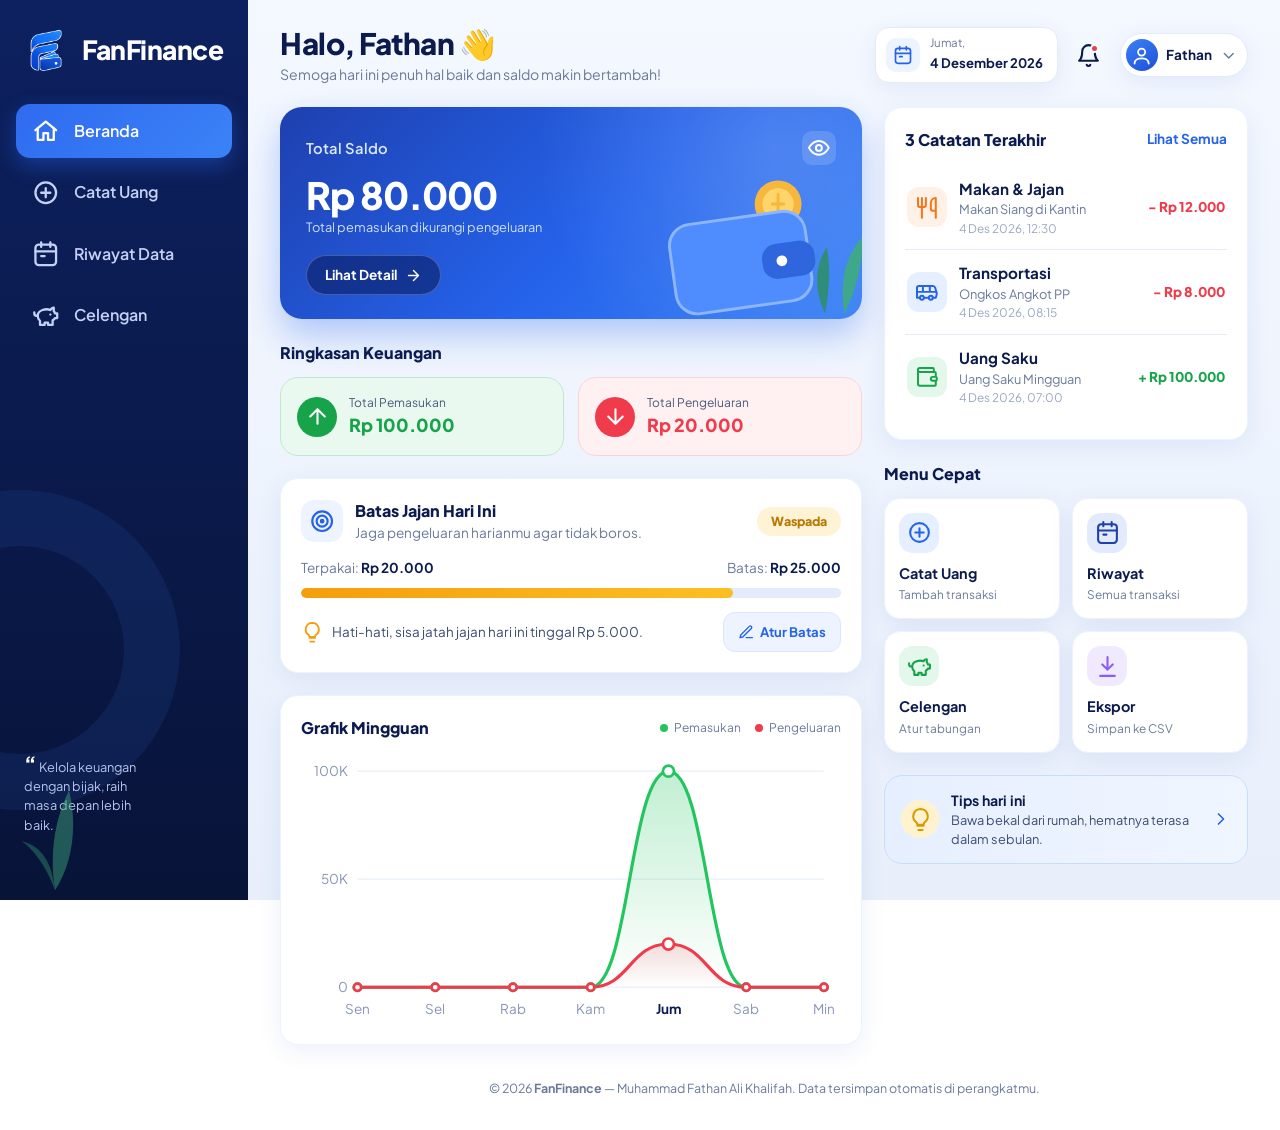
<file: index.html>
<!DOCTYPE html>
<html lang="id">
<head>
    <meta charset="UTF-8">
    <meta name="viewport" content="width=device-width, initial-scale=1.0, viewport-fit=cover">
    <meta name="theme-color" content="#0b1b4d">
    <title>FanFinance - Catatan Keuangan</title>
    <link rel="icon" type="image/png" href="images/FanFinanceBG.png">
    <link rel="preconnect" href="https://fonts.googleapis.com">
    <link rel="preconnect" href="https://fonts.gstatic.com" crossorigin>
    <link href="https://fonts.googleapis.com/css2?family=Plus+Jakarta+Sans:wght@400;500;600;700;800&display=swap" rel="stylesheet">
    <link rel="stylesheet" href="style.css">
</head>
<body data-view="beranda">

    <!-- ===================== SPLASH SCREEN (LOADING) ===================== -->
    <div id="splash-screen" class="splash-screen" role="status" aria-label="Memuat FanFinance">
        <div class="splash-content">
            <img src="images/FanFinanceBG.png" alt="FanFinance" class="splash-logo">
            <h2 class="splash-text">FanFinance</h2>
            <div class="splash-bar" aria-hidden="true"><i></i></div>
        </div>
    </div>

<!-- ===================== SPRITE IKON & ILUSTRASI (dipakai ulang lewat <use>) ===================== -->
<svg width="0" height="0" style="position:absolute" aria-hidden="true">
    <!-- Ikon garis -->
    <symbol id="i-home" viewBox="0 0 24 24"><path d="M3 11.5 12 4l9 7.5"/><path d="M5 10v10h5v-6h4v6h5V10"/></symbol>
    <symbol id="i-plus" viewBox="0 0 24 24"><circle cx="12" cy="12" r="9"/><path d="M12 8v8M8 12h8"/></symbol>
    <symbol id="i-plus-s" viewBox="0 0 24 24"><path d="M12 5v14M5 12h14"/></symbol>
    <symbol id="i-cal" viewBox="0 0 24 24"><rect x="3" y="4" width="18" height="18" rx="3"/><path d="M8 2v4M16 2v4M3 10h18M8 14h3"/></symbol>
    <symbol id="i-clock" viewBox="0 0 24 24"><circle cx="12" cy="12" r="9"/><path d="M12 7v5l3.5 2"/></symbol>
    <symbol id="i-piggy" viewBox="0 0 24 24"><path d="M19 5c-1.5 0-2.8 1.4-3 2-3.5-1.5-11-.3-11 5 0 1.8 0 3 2 4.5V20h4v-2h3v2h4v-4c1-.5 1.7-1 2-2h2v-4h-2c0-1-.5-1.5-1-2V5z"/><path d="M2 9v1c0 1.1.9 2 2 2h1"/><path d="M16 11h.01"/></symbol>
    <symbol id="i-wallet" viewBox="0 0 24 24"><path d="M19 7V4a1 1 0 0 0-1-1H5a2 2 0 0 0 0 4h15a1 1 0 0 1 1 1v4h-3a2 2 0 0 0 0 4h3a1 1 0 0 0 1-1v-2a1 1 0 0 0-1-1"/><path d="M3 5v14a2 2 0 0 0 2 2h15a1 1 0 0 0 1-1v-4"/></symbol>
    <symbol id="i-bell" viewBox="0 0 24 24"><path d="M6 8a6 6 0 0 1 12 0c0 7 3 9 3 9H3s3-2 3-9"/><path d="M10.3 21a1.94 1.94 0 0 0 3.4 0"/></symbol>
    <symbol id="i-eye" viewBox="0 0 24 24"><path d="M2 12s3.5-7 10-7 10 7 10 7-3.5 7-10 7S2 12 2 12z"/><circle cx="12" cy="12" r="3"/></symbol>
    <symbol id="i-eye-off" viewBox="0 0 24 24"><path d="M2 12s3.5-7 10-7 10 7 10 7-3.5 7-10 7S2 12 2 12z"/><circle cx="12" cy="12" r="3"/><path d="M3 3l18 18"/></symbol>
    <symbol id="i-up" viewBox="0 0 24 24"><path d="M12 19V5M5 12l7-7 7 7"/></symbol>
    <symbol id="i-down" viewBox="0 0 24 24"><path d="M12 5v14M19 12l-7 7-7-7"/></symbol>
    <symbol id="i-chev" viewBox="0 0 24 24"><path d="m9 6 6 6-6 6"/></symbol>
    <symbol id="i-chev-d" viewBox="0 0 24 24"><path d="m6 9 6 6 6-6"/></symbol>
    <symbol id="i-arrow-l" viewBox="0 0 24 24"><path d="M19 12H5M12 19l-7-7 7-7"/></symbol>
    <symbol id="i-arrow-r" viewBox="0 0 24 24"><path d="M5 12h14M12 5l7 7-7 7"/></symbol>
    <symbol id="i-search" viewBox="0 0 24 24"><circle cx="11" cy="11" r="7"/><path d="m21 21-4.3-4.3"/></symbol>
    <symbol id="i-sliders" viewBox="0 0 24 24"><path d="M4 6h9M17 6h3M4 12h3M11 12h9M4 18h11M19 18h1"/><circle cx="15" cy="6" r="2"/><circle cx="9" cy="12" r="2"/><circle cx="17" cy="18" r="2"/></symbol>
    <symbol id="i-food" viewBox="0 0 24 24"><path d="M3 2v7c0 1.1.9 2 2 2h4a2 2 0 0 0 2-2V2"/><path d="M7 2v20"/><path d="M21 15V2a5 5 0 0 0-5 5v6c0 1.1.9 2 2 2h3zm0 0v7"/></symbol>
    <symbol id="i-bus" viewBox="0 0 24 24"><path d="M8 6v6M15 6v6M2 12h19.6"/><path d="M18 18h3s.5-1.7.8-2.8c.1-.4.2-.8.2-1.2 0-.4-.1-.8-.2-1.2l-1.4-5C20.1 6.8 19.1 6 18 6H4a2 2 0 0 0-2 2v10h3"/><circle cx="7" cy="18" r="2"/><path d="M9 18h5"/><circle cx="16" cy="18" r="2"/></symbol>
    <symbol id="i-bag" viewBox="0 0 24 24"><path d="M6 2 3 6v14a2 2 0 0 0 2 2h14a2 2 0 0 0 2-2V6l-3-4z"/><path d="M3 6h18"/><path d="M16 10a4 4 0 0 1-8 0"/></symbol>
    <symbol id="i-grad" viewBox="0 0 24 24"><path d="M22 10 12 5 2 10l10 5z"/><path d="M6 12v5c3 2 9 2 12 0v-5"/><path d="M22 10v6"/></symbol>
    <symbol id="i-health" viewBox="0 0 24 24"><rect x="3" y="3" width="18" height="18" rx="4"/><path d="M12 8v8M8 12h8"/></symbol>
    <symbol id="i-game" viewBox="0 0 24 24"><path d="M6 12h4M8 10v4M15 13h.01M18 11h.01"/><path d="M17.3 5H6.7a4 4 0 0 0-3.9 3.2l-1.4 6.5A3 3 0 0 0 4.3 18.500c.9 0 1.700-.5 2.100-1.200L7.500 15h9l1.100 2.300c.4.700 1.200 1.200 2.100 1.200a3 3 0 0 0 2.900-3.800l-1.400-6.500A4 4 0 0 0 17.300 5z"/></symbol>
    <symbol id="i-more" viewBox="0 0 24 24"><circle cx="5" cy="12" r="1.2"/><circle cx="12" cy="12" r="1.2"/><circle cx="19" cy="12" r="1.2"/></symbol>
    <symbol id="i-gift" viewBox="0 0 24 24"><path d="M20 12v10H4V12"/><path d="M2 7h20v5H2z"/><path d="M12 22V7"/><path d="M12 7H7.5a2.5 2.5 0 0 1 0-5C11 2 12 7 12 7zM12 7h4.5a2.5 2.5 0 0 0 0-5C13 2 12 7 12 7z"/></symbol>
    <symbol id="i-cash" viewBox="0 0 24 24"><rect x="2" y="6" width="20" height="12" rx="3"/><circle cx="12" cy="12" r="3"/><path d="M6 12h.01M18 12h.01"/></symbol>
    <symbol id="i-trash" viewBox="0 0 24 24"><path d="M3 6h18M8 6V4h8v2M19 6l-1 14H6L5 6M10 11v6M14 11v6"/></symbol>
    <symbol id="i-target" viewBox="0 0 24 24"><circle cx="12" cy="12" r="9"/><circle cx="12" cy="12" r="5"/><circle cx="12" cy="12" r="1.2"/></symbol>
    <symbol id="i-bulb" viewBox="0 0 24 24"><path d="M9 18h6M10 22h4M12 2a7 7 0 0 0-4 12.700c.700.600 1 1.300 1 2.300h6c0-1 .3-1.700 1-2.300A7 7 0 0 0 12 2z"/></symbol>
    <symbol id="i-user" viewBox="0 0 24 24"><circle cx="12" cy="8" r="4"/><path d="M4 21c0-4 4-6 8-6s8 2 8 6"/></symbol>
    <symbol id="i-download" viewBox="0 0 24 24"><path d="M12 3v12M7 10l5 5 5-5M5 21h14"/></symbol>
    <symbol id="i-calc" viewBox="0 0 24 24"><rect x="5" y="3" width="14" height="18" rx="2.500"/><path d="M8 7h8M8 12h.01M12 12h.01M16 12h.01M8 16h.01M12 16h.01M16 16h.01"/></symbol>
    <symbol id="i-x" viewBox="0 0 24 24"><path d="M18 6 6 18M6 6l12 12"/></symbol>
    <symbol id="i-note" viewBox="0 0 24 24"><path d="M14 3H7a2 2 0 0 0-2 2v14a2 2 0 0 0 2 2h10a2 2 0 0 0 2-2V8z"/><path d="M14 3v5h5M9 13h6M9 17h6"/></symbol>
    <symbol id="i-bars" viewBox="0 0 24 24"><path d="M5 21v-8M12 21V4M19 21V9"/></symbol>
    <symbol id="i-shield" viewBox="0 0 24 24"><path d="M12 3 4 6v6c0 5 3.500 8 8 9 4.500-1 8-4 8-9V6z"/><path d="m9 12 2 2 4-4"/></symbol>
    <symbol id="i-check" viewBox="0 0 24 24"><path d="M20 6 9 17l-5-5"/></symbol>
    <symbol id="i-edit" viewBox="0 0 24 24"><path d="M12 20h9"/><path d="M16.500 3.500a2.100 2.100 0 0 1 3 3L7 19l-4 1 1-4z"/></symbol>
    <symbol id="i-flame" viewBox="0 0 24 24"><path d="M12 22c4 0 7-2.700 7-7 0-3-2-5-3-7-1.500 1.500-2 3-2 3 0-4-2-7-5-9 0 4-4 6-4 12 0 4.300 3 8 7 8z"/></symbol>

    <!-- Ilustrasi -->
    <symbol id="art-leaf" viewBox="0 0 80 120"><path d="M40 118C34 80 38 40 56 4c10 40 4 84-16 114z" fill="#3fae7a"/><path d="M40 118C30 90 14 70 2 62c18 4 34 18 38 56z" fill="#2d8f66"/></symbol>
    <symbol id="art-wallet" viewBox="0 0 220 160">
        <path d="M196 150c-6-34 2-62 20-80-2 30-8 56-20 80z" fill="#3fae7a" opacity=".85"/>
        <path d="M176 150c-12-26-10-50 2-68 4 26 2 48-2 68z" fill="#2d8f66" opacity=".85"/>
        <circle cx="128" cy="38" r="24" fill="#f6b73c"/><circle cx="128" cy="38" r="16" fill="#ffd56b"/><path d="M128 28v20M122 38h12" stroke="#f6b73c" stroke-width="3" stroke-linecap="round"/>
        <g transform="rotate(-8 90 100)">
            <rect x="20" y="52" width="140" height="92" rx="22" fill="#4f8dff"/>
            <rect x="20" y="52" width="140" height="92" rx="22" fill="none" stroke="#8db6ff" stroke-width="3"/>
            <rect x="112" y="84" width="54" height="36" rx="15" fill="#2f66dd"/>
            <circle cx="132" cy="102" r="5.500" fill="#fff"/>
        </g>
    </symbol>
    <symbol id="art-piggy" viewBox="0 0 220 175">
        <ellipse cx="108" cy="164" rx="72" ry="8" fill="#000" opacity=".14"/>
        <circle cx="112" cy="28" r="21" fill="#f6b73c"/><circle cx="112" cy="28" r="14" fill="#ffd56b"/><path d="M112 20v16M107 28h10" stroke="#f6b73c" stroke-width="3" stroke-linecap="round"/>
        <path d="M70 66 80 38l22 22z" fill="#a9bff6"/>
        <ellipse cx="108" cy="108" rx="70" ry="54" fill="#c6d6fc"/>
        <ellipse cx="108" cy="108" rx="70" ry="54" fill="none" stroke="#e1eaff" stroke-width="3"/>
        <rect x="86" y="56" width="46" height="7" rx="3.500" fill="#8fa9ea"/>
        <rect x="66" y="146" width="24" height="20" rx="8" fill="#a9bff6"/><rect x="126" y="146" width="24" height="20" rx="8" fill="#a9bff6"/>
        <ellipse cx="172" cy="114" rx="21" ry="17" fill="#a9bff6"/><circle cx="166" cy="114" r="2.800" fill="#6b8be0"/><circle cx="178" cy="114" r="2.800" fill="#6b8be0"/>
        <circle cx="148" cy="94" r="5" fill="#1e3a8a"/>
        <path d="M40 104q-18-4-10-22" stroke="#a9bff6" stroke-width="6" fill="none" stroke-linecap="round"/>
        <path d="M58 92q10-22 38-26" stroke="#fff" opacity=".65" stroke-width="5" fill="none" stroke-linecap="round"/>
    </symbol>
</svg>

<div class="app">

    <!-- ===================== SIDEBAR (tablet & desktop) ===================== -->
    <aside class="sidebar">
        <a class="brand" href="#beranda" aria-label="FanFinance - ke Beranda">
            <img src="images/FanFinanceBG.png" alt="" class="brand-logo-img">
            <span class="brand-name">FanFinance</span>
        </a>
        <nav class="side-nav" aria-label="Menu utama">
            <a class="nav-link" href="#beranda" data-view="beranda"><svg class="ic"><use href="#i-home"/></svg><span>Beranda</span></a>
            <a class="nav-link" href="#catat" data-view="catat"><svg class="ic"><use href="#i-plus"/></svg><span>Catat Uang</span></a>
            <a class="nav-link" href="#riwayat" data-view="riwayat"><svg class="ic"><use href="#i-cal"/></svg><span>Riwayat Data</span></a>
            <a class="nav-link" href="#celengan" data-view="celengan"><svg class="ic"><use href="#i-piggy"/></svg><span>Celengan</span></a>
        </nav>
        <div class="side-quote">
            <p><span class="qm">“</span>Kelola keuangan dengan bijak, raih masa depan lebih baik.</p>
            <svg class="leaf" aria-hidden="true"><use href="#art-leaf"/></svg>
        </div>
    </aside>

    <div class="main">
        <!-- ===================== HEADER ===================== -->
        <header class="topbar">
            <button type="button" id="btn-back" class="icon-btn ghost back-btn" aria-label="Kembali ke Beranda"><svg class="ic"><use href="#i-arrow-l"/></svg></button>
            <div class="titles">
                <h1 id="page-title">Halo, Fathan 👋</h1>
                <p id="page-sub">Semoga hari ini penuh hal baik dan saldo makin bertambah!</p>
            </div>
            <div class="top-actions">
                <div class="date-card" aria-label="Tanggal hari ini">
                    <span class="date-ic"><svg class="ic"><use href="#i-cal"/></svg></span>
                    <div><small id="date-day">Hari,</small><b id="date-full">Memuat...</b></div>
                </div>
                <div class="pop-wrap">
                    <button type="button" id="btn-bell" class="icon-btn ghost" aria-label="Notifikasi" aria-expanded="false" aria-controls="notif-pop">
                        <svg class="ic"><use href="#i-bell"/></svg><span class="dot" id="bell-dot" hidden></span>
                    </button>
                    <div id="notif-pop" class="popover" hidden></div>
                </div>
                <button type="button" id="btn-user" class="user-chip" aria-label="Ubah nama">
                    <span class="avatar"><svg class="ic"><use href="#i-user"/></svg></span>
                    <span id="user-name">Fathan</span>
                    <svg class="ic chev"><use href="#i-chev-d"/></svg>
                </button>
            </div>
        </header>

        <main class="content">

            <!-- ===================== BERANDA ===================== -->
            <section id="view-beranda" class="view" aria-label="Beranda">
                <div class="home">
                    <div class="home-main">
                        <article class="balance-card">
                            <div class="bc-top">
                                <span>Total Saldo</span>
                                <button type="button" id="btn-eye" class="eye" aria-label="Sembunyikan saldo" aria-pressed="false"><svg class="ic"><use id="eye-use" href="#i-eye"/></svg></button>
                            </div>
                            <h2 id="val-saldo" class="bc-amount">Rp 0</h2>
                            <p class="bc-sub">Total pemasukan dikurangi pengeluaran</p>
                            <a class="btn-pill" href="#riwayat">Lihat Detail <svg class="ic"><use href="#i-arrow-r"/></svg></a>
                            <svg class="bc-art" aria-hidden="true"><use href="#art-wallet"/></svg>
                        </article>

                        <div>
                            <h3 class="sec-title">Ringkasan Keuangan</h3>
                            <div class="sum-grid">
                                <article class="sum-card in">
                                    <span class="sum-ic"><svg class="ic"><use href="#i-up"/></svg></span>
                                    <div><small>Total Pemasukan</small><b id="val-pemasukan">Rp 0</b></div>
                                </article>
                                <article class="sum-card out">
                                    <span class="sum-ic"><svg class="ic"><use href="#i-down"/></svg></span>
                                    <div><small>Total Pengeluaran</small><b id="val-pengeluaran">Rp 0</b></div>
                                </article>
                            </div>
                        </div>

                        <article class="card limit-card" id="limit-card" data-status="aman">
                            <div class="card-head">
                                <div class="head-title">
                                    <span class="round-ic"><svg class="ic"><use href="#i-target"/></svg></span>
                                    <div><h3>Batas Jajan Hari Ini</h3><p class="muted">Jaga pengeluaran harianmu agar tidak boros.</p></div>
                                </div>
                                <span id="status-pill" class="status-pill"><span id="status-text">Aman</span></span>
                            </div>
                            <div class="limit-info">
                                <span>Terpakai: <strong id="val-jajan-hari-ini">Rp 0</strong></span>
                                <span>Batas: <strong id="val-batas-harian">Rp 25.000</strong></span>
                            </div>
                            <div class="bar" role="progressbar" aria-valuemin="0" aria-valuemax="100" aria-valuenow="0" id="bar-limit-wrap"><i id="bar-limit" style="width:0%"></i></div>
                            <div class="limit-foot">
                                <p class="limit-status"><svg class="ic"><use href="#i-bulb"/></svg><span id="status-limit">Pengeluaran hari ini masih aman.</span></p>
                                <button type="button" id="btn-ubah-limit" class="btn-small"><svg class="ic"><use href="#i-edit"/></svg>Atur Batas</button>
                            </div>
                        </article>

                        <article class="card chart-card">
                            <div class="card-head">
                                <h3>Grafik Mingguan</h3>
                                <div class="legend"><span class="lg in">Pemasukan</span><span class="lg out">Pengeluaran</span></div>
                            </div>
                            <div id="grafik" class="chart"></div>
                        </article>
                    </div>

                    <div class="home-side">
                        <article class="card">
                            <div class="card-head">
                                <h3>3 Catatan Terakhir</h3>
                                <a class="link" href="#riwayat">Lihat Semua</a>
                            </div>
                            <ul id="list-terakhir" class="tx-list compact"></ul>
                        </article>
                        <div class="side-col">
                            <div>
                                <h3 class="sec-title">Menu Cepat</h3>
                                <div class="quick-grid">
                                    <a class="quick-btn" href="#catat"><span class="q-ic c-transport"><svg class="ic"><use href="#i-plus"/></svg></span><b>Catat Uang</b><small>Tambah transaksi</small></a>
                                    <a class="quick-btn" href="#riwayat"><span class="q-ic c-pendidikan"><svg class="ic"><use href="#i-cal"/></svg></span><b>Riwayat</b><small>Semua transaksi</small></a>
                                    <a class="quick-btn" href="#celengan"><span class="q-ic c-saku"><svg class="ic"><use href="#i-piggy"/></svg></span><b>Celengan</b><small>Atur tabungan</small></a>
                                    <button type="button" class="quick-btn" id="btn-ekspor-cepat"><span class="q-ic c-hiburan"><svg class="ic"><use href="#i-download"/></svg></span><b>Ekspor</b><small>Simpan ke CSV</small></button>
                                </div>
                            </div>
                            <button type="button" class="tips" id="tips-card" aria-label="Tips berikutnya">
                                <span class="tips-ic"><svg class="ic"><use href="#i-bulb"/></svg></span>
                                <span class="tips-body"><b>Tips hari ini</b><span id="tips-text">Jangan lupa catat pengeluaran kecil, ya!</span></span>
                                <svg class="ic chev"><use href="#i-chev"/></svg>
                            </button>
                        </div>
                    </div>
                </div>
            </section>

            <!-- ===================== CATAT UANG ===================== -->
            <section id="view-catat" class="view" aria-label="Catat Uang">
                <form id="form-transaksi" class="catat" novalidate>
                    <div class="catat-left">
                        <div class="seg" role="radiogroup" aria-label="Jenis transaksi">
                            <label><input type="radio" name="jenis" value="pengeluaran" checked><span class="seg-item"><span class="seg-ic out"><svg class="ic"><use href="#i-down"/></svg></span>Pengeluaran</span></label>
                            <label><input type="radio" name="jenis" value="pemasukan"><span class="seg-item"><span class="seg-ic in"><svg class="ic"><use href="#i-up"/></svg></span>Pemasukan</span></label>
                        </div>

                        <div class="card">
                            <label class="lbl" for="input-nominal">Nominal</label>
                            <div class="money big">
                                <span class="rp">Rp</span>
                                <input type="text" id="input-nominal" inputmode="numeric" autocomplete="off" placeholder="0" aria-describedby="err-form">
                                <span class="calc" aria-hidden="true"><svg class="ic"><use href="#i-calc"/></svg></span>
                            </div>
                            <div class="chips" aria-label="Pilih nominal cepat">
                                <button type="button" class="chip" data-nominal="5000">5.000</button>
                                <button type="button" class="chip" data-nominal="10000">10.000</button>
                                <button type="button" class="chip" data-nominal="15000">15.000</button>
                                <button type="button" class="chip" data-nominal="20000">20.000</button>
                                <button type="button" class="chip" data-nominal="50000">50.000</button>
                            </div>
                        </div>

                        <div class="card">
                            <h3 class="card-title">Kategori</h3>
                            <div id="cat-grid" class="cat-grid" role="radiogroup" aria-label="Kategori"></div>
                        </div>
                    </div>

                    <div class="catat-right">
                        <div class="card">
                            <div class="field-group">
                                <label class="lbl" for="input-tanggal">Tanggal</label>
                                <div class="field"><svg class="ic"><use href="#i-cal"/></svg><input type="date" id="input-tanggal" required></div>
                            </div>
                            <div class="field-group">
                                <label class="lbl" for="input-keterangan">Catatan <span class="opt">(opsional)</span></label>
                                <div class="field"><svg class="ic"><use href="#i-note"/></svg><input type="text" id="input-keterangan" maxlength="60" placeholder="Contoh: beli nasi ayam" autocomplete="off"></div>
                            </div>
                            <p class="preview" id="preview-saldo">Saldo sekarang <b>Rp 0</b></p>
                        </div>
                        <p id="err-form" class="err" role="alert" hidden></p>
                        <button type="submit" class="btn-primary block">Simpan</button>
                    </div>
                </form>
            </section>

            <!-- ===================== RIWAYAT DATA ===================== -->
            <section id="view-riwayat" class="view" aria-label="Riwayat Data">
                <article class="total-card">
                    <span class="tc-ic"><svg class="ic"><use href="#i-bars"/></svg></span>
                    <div class="tc-text"><b>Total Transaksi</b><small id="rw-range">Belum ada data</small></div>
                    <strong id="rw-total">Rp 0</strong>
                </article>

                <div class="search-row">
                    <label class="search">
                        <svg class="ic"><use href="#i-search"/></svg>
                        <input type="search" id="search-transaksi" placeholder="Cari transaksi..." autocomplete="off" aria-label="Cari transaksi">
                    </label>
                    <button type="button" id="btn-filter" class="icon-btn sq" aria-label="Filter lanjutan" aria-expanded="false" aria-controls="filter-panel"><svg class="ic"><use href="#i-sliders"/></svg></button>
                </div>

                <div id="filter-panel" class="card filter-panel" hidden>
                    <div class="filter-grid">
                        <div class="field-group"><label class="lbl" for="filter-bulan">Bulan</label><select id="filter-bulan" class="input"></select></div>
                        <div class="field-group"><label class="lbl" for="filter-kategori">Kategori</label><select id="filter-kategori" class="input"></select></div>
                        <div class="field-group"><label class="lbl" for="filter-urut">Urutkan</label>
                            <select id="filter-urut" class="input">
                                <option value="terbaru">Terbaru</option>
                                <option value="terlama">Terlama</option>
                                <option value="terbesar">Nominal terbesar</option>
                            </select>
                        </div>
                    </div>
                    <div class="filter-actions">
                        <button type="button" id="btn-reset-filter" class="btn-ghost">Atur ulang filter</button>
                        <button type="button" id="btn-ekspor" class="btn-small"><svg class="ic"><use href="#i-download"/></svg>Ekspor CSV</button>
                        <button type="button" id="btn-reset-data" class="btn-danger-outline"><svg class="ic"><use href="#i-trash"/></svg>Hapus Semua Data</button>
                    </div>
                </div>

                <div class="tabs" id="tabs-jenis" role="tablist" aria-label="Jenis transaksi">
                    <button type="button" role="tab" class="tab active" data-jenis="semua" aria-selected="true">Semua</button>
                    <button type="button" role="tab" class="tab" data-jenis="pemasukan" aria-selected="false">Pemasukan</button>
                    <button type="button" role="tab" class="tab" data-jenis="pengeluaran" aria-selected="false">Pengeluaran</button>
                </div>

                <article class="card list-card">
                    <ul id="list-riwayat" class="tx-list"></ul>
                </article>
            </section>

            <!-- ===================== CELENGAN ===================== -->
            <section id="view-celengan" class="view" aria-label="Celengan">
                <div id="celengan-isi"></div>
            </section>

            <footer class="app-footer"><p>&copy; 2026 <strong>FanFinance</strong> &mdash; Muhammad Fathan Ali Khalifah. Data tersimpan otomatis di perangkatmu.</p></footer>
        </main>
    </div>
</div>

<!-- ===================== NAVIGASI BAWAH (HP) ===================== -->
<nav class="bottom-nav" aria-label="Menu utama (HP)">
    <a class="bn-link" href="#beranda" data-view="beranda"><svg class="ic"><use href="#i-home"/></svg><span>Beranda</span></a>
    <a class="bn-link" href="#catat" data-view="catat"><svg class="ic"><use href="#i-plus"/></svg><span>Catat Uang</span></a>
    <a class="bn-link" href="#riwayat" data-view="riwayat"><svg class="ic"><use href="#i-clock"/></svg><span>Riwayat</span></a>
    <a class="bn-link" href="#celengan" data-view="celengan"><svg class="ic"><use href="#i-piggy"/></svg><span>Celengan</span></a>
</nav>

<dialog id="modal" aria-labelledby="modal-judul"></dialog>
<div id="toast" class="toast" role="status" aria-live="polite"><span id="toast-text"></span><button type="button" id="toast-aksi" hidden></button></div>

<script src="script.js"></script>
</body>
</html>
</file>
<file: style.css>
/* ==========================================================================
   FANFINANCE - Tema dashboard baru (Fixed Desktop Sidebar + Mobile Responsive)
   Sidebar navy, kartu biru, latar terang kebiruan.
   Responsif: desktop (sidebar penuh) > tablet (sidebar ikon) > HP (menu bawah)
   ========================================================================== */
:root {
    --navy-900: #071238;
    --navy-800: #0b1b4d;
    --navy-700: #10286a;
    --blue-700: #1d4ed8;
    --blue-600: #2563eb;
    --blue-500: #3b82f6;
    --blue-100: #dbe8ff;
    --blue-50: #eef4ff;
    --bg: #eef3fc;
    --card: #ffffff;
    --text: #0f1b3d;
    --muted: #6b7a99;
    --line: #e4eaf6;
    --green: #16a34a;
    --green-bg: #e9f9ef;
    --green-line: #bfe9cd;
    --red: #ef3b4b;
    --red-bg: #fff0f1;
    --red-line: #ffd0d4;
    --amber: #f59e0b;
    --radius: 18px;
    --shadow: 0 6px 24px rgba(30, 64, 175, .08);
    --shadow-lg: 0 18px 40px rgba(30, 64, 175, .18);
    --safe-bottom: env(safe-area-inset-bottom, 0px);
}

*, *::before, *::after { box-sizing: border-box; }
html { -webkit-text-size-adjust: 100%; }
body {
    margin: 0;
    font-family: 'Plus Jakarta Sans', system-ui, -apple-system, 'Segoe UI', Roboto, sans-serif;
    color: var(--text);
    background: linear-gradient(180deg, #f4f8ff 0%, #e8effb 100%) fixed;
    line-height: 1.5;
    -webkit-tap-highlight-color: transparent;
}
h1, h2, h3, h4, p, ul { margin: 0; padding: 0; }
ul { list-style: none; }
a { color: inherit; text-decoration: none; }
button { font: inherit; color: inherit; cursor: pointer; border: 0; background: none; padding: 0; }
input, select { font: inherit; color: inherit; }
[hidden] { display: none !important; }
:focus-visible { outline: 3px solid rgba(37, 99, 235, .4); outline-offset: 2px; border-radius: 8px; }

.ic { width: 1.25em; height: 1.25em; fill: none; stroke: currentColor; stroke-width: 2; stroke-linecap: round; stroke-linejoin: round; flex: none; }
.muted { color: var(--muted); font-size: .85rem; }

/* ---------- Tata letak utama (Desktop First) ---------- */
.app { 
    display: flex; 
    min-height: 100vh; 
    width: 100%; 
}
.main { 
    flex: 1;
    min-width: 0; 
    margin-left: 248px; /* Ruang untuk fixed sidebar di laptop */
    padding: 26px 32px 32px; 
    max-width: calc(100% - 248px);
}
.topbar, .content {
    max-width: 1180px;
    margin-left: auto;
    margin-right: auto;
}

/* ---------- Sidebar (Terkunci Permanen di Kiri Layar) ---------- */
.sidebar {
    position: fixed; 
    top: 0; 
    left: 0;
    bottom: 0;
    width: 248px;
    height: 100vh; 
    z-index: 45;
    overflow: hidden;
    display: flex; 
    flex-direction: column; 
    gap: 30px;
    padding: 26px 16px 22px;
    color: #fff;
    background: linear-gradient(180deg, #0d2160 0%, #081338 100%);
}
.sidebar::before {
    content: ""; position: absolute; left: -140px; bottom: 90px; width: 320px; height: 320px;
    border-radius: 50%; border: 56px solid rgba(59, 130, 246, .10); pointer-events: none;
}
.brand { display: flex; align-items: center; gap: 12px; padding: 0 6px; position: relative; z-index: 1; }
.brand-icon {
    width: 48px; height: 48px; border-radius: 14px; display: grid; place-items: center; font-size: 24px;
    background: linear-gradient(145deg, #4f93ff, #2458e6); box-shadow: 0 8px 20px rgba(37, 99, 235, .45);
}
.brand-name { font-size: 1.65rem; font-weight: 800; letter-spacing: -.5px; }
.brand-name span { color: #5ea0ff; }
.side-nav { display: flex; flex-direction: column; gap: 8px; position: relative; z-index: 1; }
.nav-link {
    display: flex; align-items: center; gap: 14px; padding: 13px 16px; border-radius: 14px;
    font-weight: 600; color: #c4d1f5; transition: background .2s, color .2s, transform .15s;
}
.nav-link .ic { font-size: 22px; }
.nav-link:hover { background: rgba(255, 255, 255, .08); color: #fff; }
.nav-link[aria-current="page"] { background: linear-gradient(135deg, #2f6bf0, #3b82f6); color: #fff; box-shadow: 0 8px 20px rgba(37, 99, 235, .4); }
.side-quote { margin-top: auto; position: relative; z-index: 1; padding: 0 8px 4px; font-size: .8rem; color: #b6c4ee; min-height: 120px; }
.side-quote p { max-width: 130px; }
.side-quote .qm { font-size: 1.3rem; font-weight: 800; color: #fff; margin-right: 2px; line-height: 0; }
.side-quote .leaf { position: absolute; left: 4px; bottom: -14px; width: 70px; height: 105px; opacity: .45; }

/* ---------- Header ---------- */
.topbar { display: flex; align-items: center; gap: 14px; margin-bottom: 22px; }
.topbar .back-btn { display: none; }
.titles { flex: 1; min-width: 0; }
.titles h1 { font-size: 1.85rem; font-weight: 800; letter-spacing: -.5px; line-height: 1.2; color: var(--navy-800); }
.titles p { margin-top: 2px; font-size: .88rem; color: var(--muted); max-width: 440px; }
.top-actions { display: flex; align-items: center; gap: 10px; flex: none; }
.date-card {
    display: flex; align-items: center; gap: 10px; padding: 8px 14px 8px 10px;
    background: #fff; border-radius: 14px; box-shadow: var(--shadow); border: 1px solid var(--line);
}
.date-card small { display: block; font-size: .72rem; color: var(--muted); line-height: 1.2; }
.date-card b { font-size: .82rem; font-weight: 700; color: var(--navy-800); }
.date-ic { width: 34px; height: 34px; border-radius: 10px; display: grid; place-items: center; background: var(--blue-50); color: var(--blue-600); }
body:not([data-view="beranda"]) .date-card { display: none; }

.icon-btn { width: 42px; height: 42px; border-radius: 13px; display: grid; place-items: center; font-size: 20px; background: #fff; border: 1px solid var(--line); box-shadow: var(--shadow); color: var(--navy-800); position: relative; transition: transform .15s, background .2s; flex: none; }
.icon-btn:hover { background: var(--blue-50); }
.icon-btn:active { transform: scale(.94); }
.icon-btn.sq { width: 48px; height: 48px; border-radius: 14px; flex: none; }
.icon-btn.sm { width: 34px; height: 34px; font-size: 18px; box-shadow: none; }
.icon-btn.ghost { background: transparent; box-shadow: none; border-color: transparent; }
.icon-btn.ghost:hover { background: rgba(37, 99, 235, .08); }
.dot { position: absolute; top: 9px; right: 10px; width: 9px; height: 9px; border-radius: 50%; background: var(--red); border: 2px solid #fff; }
.user-chip { display: flex; align-items: center; gap: 8px; padding: 5px 10px 5px 5px; background: #fff; border: 1px solid var(--line); border-radius: 99px; box-shadow: var(--shadow); font-weight: 700; font-size: .85rem; color: var(--navy-800); }
.user-chip:hover { background: var(--blue-50); }
.user-chip .avatar { width: 32px; height: 32px; border-radius: 50%; display: grid; place-items: center; background: linear-gradient(145deg, #3b82f6, #1d4ed8); color: #fff; font-size: 17px; flex: none; }
.user-chip .chev { font-size: 14px; color: var(--muted); }
#user-name { max-width: 110px; overflow: hidden; text-overflow: ellipsis; white-space: nowrap; }

.pop-wrap { position: relative; }
.popover {
    position: absolute; right: 0; top: calc(100% + 10px); z-index: 60; width: 320px; max-width: calc(100vw - 32px);
    background: #fff; border-radius: 18px; box-shadow: var(--shadow-lg); border: 1px solid var(--line); padding: 14px;
    animation: pop .2s ease;
}
.popover h4 { font-size: .95rem; margin-bottom: 8px; }
.notif { display: flex; gap: 10px; padding: 10px; border-radius: 12px; font-size: .84rem; align-items: flex-start; }
.notif + .notif { margin-top: 4px; }
.notif .n-ic { width: 32px; height: 32px; border-radius: 10px; display: grid; place-items: center; flex: none; background: var(--blue-50); color: var(--blue-600); }
.notif.warn { background: #fff8e8; } .notif.warn .n-ic { background: #ffecc2; color: #b97800; }
.notif.danger { background: var(--red-bg); } .notif.danger .n-ic { background: #ffd9dd; color: var(--red); }
.notif.ok .n-ic { background: var(--green-bg); color: var(--green); }

/* ---------- Halaman (view) ---------- */
.view { display: none; }
.view.active { display: block; animation: masuk .35s ease both; }
@keyframes masuk { from { opacity: 0; transform: translateY(10px); } to { opacity: 1; transform: none; } }
@keyframes pop { from { opacity: 0; transform: translateY(-6px) scale(.98); } to { opacity: 1; transform: none; } }

/* ---------- Komponen umum ---------- */
.card { background: var(--card); border-radius: var(--radius); padding: 20px; box-shadow: var(--shadow); border: 1px solid #edf2fb; min-width: 0; }
.card-head { display: flex; align-items: center; justify-content: space-between; gap: 12px; margin-bottom: 14px; flex-wrap: wrap; }
.card-head h3, .card-title { font-size: 1rem; font-weight: 800; color: var(--navy-800); }
.card-title { margin-bottom: 14px; }
.sec-title { font-size: 1rem; font-weight: 800; color: var(--navy-800); margin-bottom: 12px; }
.link { color: var(--blue-600); font-weight: 700; font-size: .85rem; }
.link:hover { text-decoration: underline; }
.head-title { display: flex; gap: 12px; align-items: center; min-width: 0; }
.head-title h3 { font-size: 1rem; font-weight: 800; color: var(--navy-800); }
.round-ic { width: 42px; height: 42px; border-radius: 13px; display: grid; place-items: center; background: var(--blue-50); color: var(--blue-600); font-size: 21px; flex: none; }

.btn-primary { display: inline-flex; align-items: center; justify-content: center; gap: 8px; padding: 15px 24px; border-radius: 16px; font-weight: 800; color: #fff; background: linear-gradient(135deg, #2f6bf0, #2563eb); box-shadow: 0 10px 22px rgba(37, 99, 235, .35); transition: transform .15s, box-shadow .2s, filter .2s; text-align: center; }
.btn-primary:hover { filter: brightness(1.07); }
.btn-primary:active { transform: scale(.98); }
.btn-primary.block { width: 100%; font-size: 1.02rem; }
.btn-primary.danger { background: linear-gradient(135deg, #f0495a, #dc2638); box-shadow: 0 10px 22px rgba(239, 59, 75, .3); }
.btn-primary.sm { padding: 11px 18px; border-radius: 13px; font-size: .88rem; }
.btn-small { display: inline-flex; align-items: center; justify-content: center; gap: 6px; padding: 9px 14px; border-radius: 12px; font-size: .82rem; font-weight: 700; color: var(--blue-600); background: var(--blue-50); border: 1px solid var(--blue-100); transition: background .2s; }
.btn-small:hover { background: var(--blue-100); }
.btn-ghost { padding: 10px 16px; border-radius: 12px; font-weight: 700; font-size: .88rem; color: var(--muted); text-align: center; }
.btn-ghost:hover { background: var(--blue-50); color: var(--navy-800); }
.btn-danger-outline { display: inline-flex; align-items: center; justify-content: center; gap: 6px; padding: 9px 14px; border-radius: 12px; font-size: .82rem; font-weight: 700; color: var(--red); border: 1px solid var(--red-line); background: var(--red-bg); }
.btn-danger-outline:hover { background: #ffe1e4; }
.btn-pill { display: inline-flex; align-items: center; gap: 8px; padding: 9px 18px; border-radius: 99px; background: rgba(8, 25, 90, .55); color: #fff; font-weight: 700; font-size: .85rem; border: 1px solid rgba(255, 255, 255, .22); transition: background .2s; position: relative; z-index: 1; }
.btn-pill:hover { background: rgba(8, 25, 90, .8); }

.bar { height: 10px; border-radius: 99px; background: #e4ebfa; overflow: hidden; }
.bar > i { display: block; height: 100%; border-radius: inherit; background: linear-gradient(90deg, #2563eb, #4f93ff); transition: width .7s cubic-bezier(.2, .8, .2, 1); }

.inline-ic-tint { color: var(--blue-600); }

/* Warna kategori */
.c-makan { --c: #f97316; --cb: #fff1e6; }
.c-transport { --c: #2563eb; --cb: #e6efff; }
.c-belanja { --c: #7c3aed; --cb: #efe9ff; }
.c-pendidikan { --c: #1e40af; --cb: #e3eafc; }
.c-kesehatan { --c: #0ea5e9; --cb: #e0f4fe; }
.c-hiburan { --c: #8b5cf6; --cb: #f0eaff; }
.c-lain { --c: #64748b; --cb: #eceff5; }
.c-saku { --c: #16a34a; --cb: #e3f7ea; }
.c-hadiah { --c: #ec4899; --cb: #fde8f3; }
.c-usaha { --c: #0d9488; --cb: #dcf7f3; }
.cat-ic, .q-ic { width: 46px; height: 46px; border-radius: 14px; display: grid; place-items: center; flex: none; font-size: 22px; color: var(--c, #2563eb); background: var(--cb, #e6efff); }

/* ---------- BERANDA ---------- */
.home { display: grid; gap: 22px; grid-template-columns: minmax(0, 1fr); }
.home-main, .home-side { display: grid; gap: 22px; align-content: start; min-width: 0; }
.side-col { display: grid; gap: 22px; align-content: start; min-width: 0; }

.balance-card {
    position: relative; overflow: hidden; border-radius: 22px; padding: 24px 26px; color: #fff; min-height: 190px;
    background: radial-gradient(circle at 85% 20%, rgba(255, 255, 255, .16), transparent 45%), linear-gradient(135deg, #1e40af 0%, #2563eb 55%, #3b82f6 100%);
    box-shadow: 0 16px 34px rgba(37, 99, 235, .32);
}
.bc-top { display: flex; align-items: center; gap: 10px; font-weight: 600; font-size: .92rem; color: #dbe8ff; position: relative; z-index: 1; }
.eye { width: 34px; height: 34px; border-radius: 10px; display: grid; place-items: center; font-size: 19px; color: #fff; background: rgba(255, 255, 255, .14); }
.eye:hover { background: rgba(255, 255, 255, .24); }
.bc-top .eye { margin-left: auto; }
.bc-amount { font-size: 2.35rem; font-weight: 800; letter-spacing: -1px; line-height: 1.15; margin: 8px 0 2px; position: relative; z-index: 1; word-break: break-word; }
.bc-sub { font-size: .8rem; color: #cfe0ff; margin-bottom: 18px; position: relative; z-index: 1; max-width: 62%; }
.bc-art { position: absolute; right: -6px; bottom: -6px; width: 215px; height: 160px; z-index: 0; pointer-events: none; }

.sum-grid { display: grid; grid-template-columns: 1fr 1fr; gap: 14px; }
.sum-card { display: flex; align-items: center; gap: 12px; padding: 16px; border-radius: 18px; border: 1.5px solid; min-width: 0; }
.sum-card > div { min-width: 0; flex: 1; }
.sum-card small { display: block; font-size: .75rem; color: #4b5a7c; }
.sum-card b { display: block; font-size: 1.12rem; font-weight: 800; word-break: break-word; }
.sum-ic { width: 40px; height: 40px; border-radius: 50%; display: grid; place-items: center; flex: none; color: #fff; font-size: 20px; }
.sum-card.in { background: var(--green-bg); border-color: var(--green-line); } .sum-card.in b { color: var(--green); } .sum-card.in .sum-ic { background: var(--green); }
.sum-card.out { background: var(--red-bg); border-color: var(--red-line); } .sum-card.out b { color: var(--red); } .sum-card.out .sum-ic { background: var(--red); }

.limit-card .head-title { flex: 1; min-width: 200px; }
.status-pill { padding: 5px 14px; border-radius: 99px; font-size: .78rem; font-weight: 800; background: var(--green-bg); color: var(--green); flex: none; }
.limit-card[data-status="waspada"] .status-pill { background: #fff3d6; color: #b97800; }
.limit-card[data-status="boros"] .status-pill { background: var(--red-bg); color: var(--red); }
.limit-card[data-status="waspada"] .bar > i { background: linear-gradient(90deg, #f59e0b, #fbbf24); }
.limit-card[data-status="boros"] .bar > i { background: linear-gradient(90deg, #ef3b4b, #ff7a85); }
.limit-info { display: flex; justify-content: space-between; gap: 10px; flex-wrap: wrap; font-size: .85rem; color: var(--muted); margin-bottom: 10px; }
.limit-info strong { color: var(--navy-800); }
.limit-foot { display: flex; align-items: center; justify-content: space-between; gap: 12px; margin-top: 14px; flex-wrap: wrap; }
.limit-status { display: flex; align-items: center; gap: 8px; font-size: .84rem; color: #3d4c72; flex: 1; min-width: 180px; }
.limit-status .ic { color: var(--amber); font-size: 18px; }

.legend { display: flex; gap: 14px; font-size: .75rem; color: var(--muted); flex-wrap: wrap; }
.lg::before { content: ""; display: inline-block; width: 8px; height: 8px; border-radius: 50%; margin-right: 6px; }
.lg.in::before { background: #22c55e; } .lg.out::before { background: #ef3b4b; }
.chart { width: 100%; overflow: hidden; }
.chart svg { width: 100%; height: auto; display: block; overflow: visible; }
.chart .ax { font-size: 11px; fill: #8795b5; font-family: inherit; }
.chart .ax.hari { font-weight: 700; fill: var(--navy-800); }
.chart .grid { stroke: #e8eefa; stroke-width: 1; }
.chart circle.pt { cursor: pointer; transition: r .15s; }
.chart circle.pt:hover { r: 6; }

.tips { display: flex; align-items: center; gap: 12px; padding: 14px 16px; border-radius: 18px; text-align: left; width: 100%; background: linear-gradient(90deg, #e6efff, #f0f6ff); border: 1.5px solid #c9dcff; transition: transform .15s; }
.tips:hover { transform: translateY(-2px); }
.tips-ic { width: 38px; height: 38px; border-radius: 50%; display: grid; place-items: center; background: #fff3cf; color: #d99a00; flex: none; font-size: 20px; }
.tips-body { flex: 1; min-width: 0; display: grid; font-size: .8rem; color: #3d4c72; }
.tips-body b { color: var(--navy-800); font-size: .88rem; }
.tips .chev { color: var(--blue-600); flex: none; }

.quick-grid { display: grid; grid-template-columns: 1fr 1fr; gap: 12px; }
.quick-btn { display: grid; gap: 2px; justify-items: start; text-align: left; padding: 14px; border-radius: 16px; background: #fff; border: 1px solid #edf2fb; box-shadow: var(--shadow); transition: transform .15s, box-shadow .2s; min-width: 0; }
.quick-btn:hover { transform: translateY(-3px); box-shadow: var(--shadow-lg); }
.quick-btn .q-ic { width: 40px; height: 40px; font-size: 20px; margin-bottom: 8px; }
.quick-btn b { font-size: .9rem; color: var(--navy-800); }
.quick-btn small { font-size: .74rem; color: var(--muted); }

/* ---------- Daftar transaksi (dipakai Beranda & Riwayat) ---------- */
.tx-row { display: flex; align-items: center; gap: 14px; padding: 14px 4px; border-bottom: 1px solid var(--line); min-width: 0; }
.tx-row:last-child { border-bottom: 0; }
.tx-row.klik { cursor: pointer; }
.tx-row.klik:hover .tx-body b { color: var(--blue-600); }
.tx-body { flex: 1; min-width: 0; display: grid; }
.tx-body b { font-size: .95rem; color: var(--navy-800); overflow: hidden; text-overflow: ellipsis; white-space: nowrap; transition: color .15s; }
.tx-body .tx-note { font-size: .8rem; color: var(--muted); overflow: hidden; text-overflow: ellipsis; white-space: nowrap; }
.tx-body small { font-size: .74rem; color: #9aa7c4; overflow: hidden; text-overflow: ellipsis; white-space: nowrap; }
.amt { font-weight: 800; font-size: .92rem; white-space: nowrap; flex: none; }
.amt.in { color: var(--green); } .amt.out { color: var(--red); }
.del-btn { width: 36px; height: 36px; border-radius: 11px; display: grid; place-items: center; color: #a3afc9; font-size: 18px; flex: none; transition: background .2s, color .2s; }
.del-btn:hover { background: var(--red-bg); color: var(--red); }
.tx-list.compact .cat-ic { width: 40px; height: 40px; font-size: 19px; border-radius: 12px; }
.tx-list.compact .tx-row { padding: 12px 2px; gap: 12px; }
.tx-list.compact .amt { font-size: .84rem; }
.kosong { text-align: center; padding: 34px 16px; color: var(--muted); font-size: .9rem; }
.kosong .ic { font-size: 38px; color: #b9c6e6; margin-bottom: 6px; }
.kosong b { display: block; color: var(--navy-800); margin-bottom: 2px; }

/* ---------- CATAT UANG ---------- */
.catat { display: grid; grid-template-columns: minmax(0, 1fr); gap: 18px; max-width: 680px; margin: 0 auto; }
.catat-left, .catat-right { display: grid; grid-template-columns: minmax(0, 1fr); gap: 18px; align-content: start; min-width: 0; }
.seg { display: grid; grid-template-columns: 1fr 1fr; gap: 6px; padding: 6px; background: #fff; border-radius: 18px; box-shadow: var(--shadow); border: 1px solid #edf2fb; }
.seg label { display: block; cursor: pointer; min-width: 0; }
.seg input { position: absolute; opacity: 0; pointer-events: none; }
.seg-item { display: flex; align-items: center; justify-content: center; gap: 10px; padding: 12px 8px; border-radius: 14px; font-weight: 700; font-size: .92rem; color: #3d4c72; transition: background .2s, color .2s, box-shadow .2s; }
.seg-ic { width: 28px; height: 28px; border-radius: 50%; display: grid; place-items: center; font-size: 15px; color: #fff; flex: none; }
.seg-ic.out { background: var(--red); } .seg-ic.in { background: var(--green); }
.seg input:checked + .seg-item { background: linear-gradient(135deg, #2f6bf0, #2563eb); color: #fff; box-shadow: 0 8px 18px rgba(37, 99, 235, .33); }
.seg input:checked + .seg-item .seg-ic { background: #fff; }
.seg input:checked + .seg-item .seg-ic.out { color: var(--red); } .seg input:checked + .seg-item .seg-ic.in { color: var(--green); }
.seg input:focus-visible + .seg-item { outline: 3px solid rgba(37, 99, 235, .4); outline-offset: 2px; }

.lbl { display: block; font-size: .85rem; font-weight: 700; color: #53628a; margin-bottom: 8px; }
.lbl .opt { font-weight: 500; color: #8fa0c4; }
.money { display: flex; align-items: center; gap: 10px; border-bottom: 2px solid var(--blue-100); padding-bottom: 6px; transition: border-color .2s; }
.money:focus-within { border-color: var(--blue-600); }
.money .rp { font-size: 1.7rem; font-weight: 800; color: #9fb0d4; flex: none; }
.money input { flex: 1; min-width: 0; border: 0; outline: 0; background: transparent; font-size: 2rem; font-weight: 800; color: var(--navy-800); width: 100%; }
.money input::placeholder { color: #c3cee6; }
.money .calc { width: 38px; height: 38px; border-radius: 11px; display: grid; place-items: center; background: var(--blue-50); color: var(--blue-600); flex: none; }
.money.sm .rp { font-size: 1.1rem; } .money.sm input { font-size: 1.3rem; }
.chips { display: flex; gap: 8px; flex-wrap: wrap; margin-top: 14px; }
.chip { padding: 7px 14px; border-radius: 99px; font-size: .8rem; font-weight: 700; color: var(--blue-600); background: var(--blue-50); border: 1px solid var(--blue-100); transition: background .2s, color .2s, transform .1s; }
.chip:hover { background: var(--blue-600); color: #fff; }
.chip:active { transform: scale(.95); }

.cat-grid { display: grid; grid-template-columns: repeat(4, 1fr); gap: 10px; }
.cat-tile { position: relative; display: grid; justify-items: center; align-content: start; gap: 7px; padding: 12px 6px 10px; border-radius: 14px; background: #f4f7fd; border: 1.5px solid transparent; cursor: pointer; text-align: center; transition: border-color .2s, background .2s, transform .15s, box-shadow .2s; min-width: 0; }
.cat-tile:hover { transform: translateY(-2px); }
.cat-tile input { position: absolute; opacity: 0; pointer-events: none; }
.cat-tile .tile-ic { width: 40px; height: 40px; border-radius: 12px; display: grid; place-items: center; font-size: 20px; color: var(--c); background: var(--cb); }
.cat-tile .tile-t { font-size: .72rem; font-weight: 600; color: #4a5a80; line-height: 1.25; word-break: break-word; }
.cat-tile:has(input:checked) { background: #fff; border-color: var(--blue-600); box-shadow: 0 6px 16px rgba(37, 99, 235, .18); }
.cat-tile:has(input:checked) .tile-t { color: var(--blue-600); font-weight: 800; }
.cat-tile:has(input:focus-visible) { outline: 3px solid rgba(37, 99, 235, .4); outline-offset: 2px; }

.field-group + .field-group { margin-top: 16px; }
.field { display: flex; align-items: center; gap: 10px; padding: 0 14px; background: #f5f8fe; border: 1.5px solid var(--line); border-radius: 14px; color: #8fa0c4; transition: border-color .2s, background .2s; min-width: 0; }
.field:focus-within { border-color: var(--blue-600); background: #fff; }
.field input { flex: 1; min-width: 0; width: 100%; border: 0; outline: 0; background: transparent; padding: 14px 0; color: var(--text); }
.input { width: 100%; padding: 13px 14px; border-radius: 14px; border: 1.5px solid var(--line); background: #f5f8fe; outline: 0; color: var(--text); transition: border-color .2s, background .2s; }
.input:focus { border-color: var(--blue-600); background: #fff; }
.preview { margin-top: 16px; padding: 10px 14px; border-radius: 12px; background: var(--blue-50); font-size: .82rem; color: #3d4c72; word-break: break-word; }
.preview b { color: var(--navy-800); }
.preview.minus b { color: var(--red); }
.err { padding: 10px 14px; border-radius: 12px; background: var(--red-bg); color: var(--red); font-size: .85rem; font-weight: 600; border: 1px solid var(--red-line); }

/* ---------- RIWAYAT ---------- */
.total-card { display: flex; align-items: center; gap: 14px; padding: 16px 20px; border-radius: var(--radius); background: #fff; box-shadow: var(--shadow); border: 1px solid #edf2fb; margin-bottom: 16px; flex-wrap: wrap; }
.tc-ic { width: 48px; height: 48px; border-radius: 14px; display: grid; place-items: center; background: var(--blue-50); color: var(--blue-600); font-size: 23px; flex: none; }
.tc-text { flex: 1; display: grid; min-width: 140px; }
.tc-text b { color: var(--navy-800); }
.tc-text small { color: var(--muted); font-size: .78rem; }
.total-card strong { font-size: 1.25rem; font-weight: 800; color: var(--navy-800); white-space: nowrap; }
.search-row { display: flex; gap: 10px; margin-bottom: 14px; }
.search { flex: 1; min-width: 0; display: flex; align-items: center; gap: 10px; padding: 0 16px; background: #fff; border: 1px solid var(--line); border-radius: 14px; box-shadow: var(--shadow); color: #8fa0c4; transition: border-color .2s; }
.search:focus-within { border-color: var(--blue-600); }
.search input { flex: 1; min-width: 0; border: 0; outline: 0; background: transparent; padding: 14px 0; color: var(--text); }
.icon-btn[aria-expanded="true"] { background: var(--blue-600); color: #fff; border-color: var(--blue-600); }
.filter-panel { margin-bottom: 14px; animation: pop .2s ease; }
.filter-grid { display: grid; grid-template-columns: repeat(3, 1fr); gap: 14px; }
.filter-grid .field-group + .field-group { margin-top: 0; }
.filter-actions { display: flex; gap: 10px; margin-top: 16px; flex-wrap: wrap; align-items: center; }
.filter-actions .btn-danger-outline { margin-left: auto; }
.tabs { display: flex; gap: 8px; margin-bottom: 14px; overflow-x: auto; scrollbar-width: none; -webkit-overflow-scrolling: touch; }
.tabs::-webkit-scrollbar { display: none; }
.tab { flex: 1; min-width: max-content; padding: 11px 18px; border-radius: 13px; font-weight: 700; font-size: .88rem; color: #53628a; background: #fff; border: 1px solid var(--line); transition: background .2s, color .2s; }
.tab:hover { background: var(--blue-50); }
.tab.active { background: linear-gradient(135deg, #2f6bf0, #2563eb); color: #fff; border-color: transparent; box-shadow: 0 8px 18px rgba(37, 99, 235, .3); }
.list-card { padding: 6px 20px; }

/* ---------- CELENGAN ---------- */
.cel-top { display: grid; gap: 18px; grid-template-columns: minmax(0, 1fr); margin-bottom: 18px; }
.cel-top > * { min-width: 0; }
.cel-total {
    position: relative; overflow: hidden; border-radius: 22px; padding: 24px 26px; color: #fff; min-height: 200px;
    background: radial-gradient(circle at 80% 15%, rgba(255, 255, 255, .15), transparent 45%), linear-gradient(135deg, #1e40af, #2563eb 60%, #3b82f6);
    box-shadow: 0 16px 34px rgba(37, 99, 235, .3);
}
.cel-total small { font-weight: 600; color: #dbe8ff; position: relative; z-index: 1; display: block; }
.cel-total h2 { font-size: 2.2rem; font-weight: 800; letter-spacing: -1px; margin: 6px 0 18px; position: relative; z-index: 1; word-break: break-word; }
.btn-outline-light { display: inline-flex; align-items: center; gap: 8px; padding: 11px 20px; border-radius: 99px; font-weight: 700; font-size: .88rem; color: #fff; background: rgba(8, 25, 90, .4); border: 1.5px solid rgba(255, 255, 255, .4); position: relative; z-index: 1; transition: background .2s; }
.btn-outline-light:hover { background: rgba(8, 25, 90, .7); }
.cel-art { position: absolute; right: -4px; bottom: -6px; width: 190px; height: 150px; pointer-events: none; z-index: 0; }
.cel-feature { display: grid; gap: 10px; align-content: center; }
.cf-top { display: flex; align-items: center; gap: 12px; min-width: 0; }
.cf-top > div { min-width: 0; flex: 1; }
.cf-top .round-ic { background: var(--blue-50); }
.cf-top small { display: block; font-size: .78rem; color: var(--muted); }
.cf-top b { display: block; font-size: 1.05rem; color: var(--navy-800); overflow: hidden; text-overflow: ellipsis; white-space: nowrap; }
.cf-nums { display: flex; align-items: baseline; gap: 6px; margin-top: 4px; flex-wrap: wrap; }
.cf-nums strong { font-size: 1.25rem; font-weight: 800; color: var(--navy-800); }
.cf-nums span { font-size: .8rem; color: var(--muted); }
.cf-bar { display: flex; align-items: center; gap: 12px; }
.cf-bar .bar { flex: 1; }
.cf-bar b { font-size: .85rem; color: var(--blue-600); min-width: 38px; text-align: right; }
.cf-btn { display: flex; align-items: center; justify-content: space-between; padding: 12px 16px; margin-top: 4px; border-radius: 13px; background: var(--blue-50); color: var(--navy-800); font-weight: 700; font-size: .86rem; width: 100%; transition: background .2s; }
.cf-btn:hover { background: var(--blue-100); }

.goal-head { display: flex; align-items: center; justify-content: space-between; gap: 12px; flex-wrap: wrap; margin-bottom: 8px; }
.goal-head h3 { font-size: 1.05rem; font-weight: 800; color: var(--navy-800); }
.goal-head small { display: flex; align-items: center; gap: 6px; color: var(--muted); font-size: .8rem; margin-top: 2px; }
.goal-row { display: flex; align-items: center; gap: 14px; padding: 14px 6px; border-top: 1px solid var(--line); cursor: pointer; border-radius: 14px; transition: background .2s; min-width: 0; }
.goal-row:first-of-type { margin-top: 8px; }
.goal-row:hover { background: #f6f9ff; }
.goal-ic { width: 56px; height: 56px; border-radius: 16px; display: grid; place-items: center; background: var(--blue-50); color: var(--blue-600); font-size: 27px; flex: none; }
.goal-row.done .goal-ic { background: var(--green-bg); color: var(--green); }
.goal-body { flex: 1; min-width: 0; display: grid; grid-template-columns: minmax(0, 1fr); gap: 6px; }
.goal-line { display: flex; justify-content: space-between; align-items: baseline; gap: 10px; min-width: 0; }
.goal-line b { min-width: 0; color: var(--navy-800); overflow: hidden; text-overflow: ellipsis; white-space: nowrap; }
.goal-line strong { font-size: .95rem; white-space: nowrap; color: var(--navy-800); }
.goal-line strong small { color: var(--muted); font-weight: 500; font-size: .75rem; }
.goal-sub { display: flex; justify-content: space-between; font-size: .75rem; color: var(--muted); }
.badge-done { display: inline-block; padding: 1px 9px; border-radius: 99px; background: var(--green-bg); color: var(--green); font-weight: 800; font-size: .7rem; margin-left: 6px; }

.hero-empty {
    position: relative; overflow: hidden; text-align: center; border-radius: 22px; padding: 30px 22px 28px; color: #fff;
    background: radial-gradient(circle at 50% 0%, rgba(79, 147, 255, .35), transparent 60%), linear-gradient(180deg, #11307f 0%, #081a55 100%);
    box-shadow: 0 18px 38px rgba(8, 26, 85, .35);
}
.hero-empty .piggy { width: 210px; height: 165px; max-width: 100%; margin: 0 auto; display: block; position: relative; z-index: 1; }
.hero-empty .leaf-l, .hero-empty .leaf-r { position: absolute; bottom: 70px; width: 70px; height: 105px; opacity: .3; pointer-events: none; }
.hero-empty .leaf-l { left: 4%; } .hero-empty .leaf-r { right: 4%; transform: scaleX(-1); }
.hero-empty h2 { font-size: 1.3rem; font-weight: 800; margin: 10px 0 4px; position: relative; z-index: 1; }
.hero-empty p { color: #cfe0ff; font-size: .88rem; max-width: 300px; margin: 0 auto 20px; position: relative; z-index: 1; }
.hero-empty .btn-primary { position: relative; z-index: 1; width: 100%; max-width: 420px; }
.benefit { margin-top: 18px; }
.benefit h3 { margin-bottom: 14px; }
.benefit li { display: flex; align-items: center; gap: 12px; padding: 8px 0; font-size: .9rem; color: #3d4c72; }
.benefit .b-ic { width: 34px; height: 34px; border-radius: 10px; display: grid; place-items: center; font-size: 17px; flex: none; }

/* ---------- Modal ---------- */
dialog#modal { border: 0; padding: 0; border-radius: 24px; width: min(440px, calc(100vw - 28px)); color: var(--text); background: #fff; box-shadow: 0 30px 70px rgba(5, 14, 50, .45); overflow: visible; }
dialog#modal[open] { animation: pop .25s ease; }
dialog#modal::backdrop { background: rgba(7, 18, 56, .55); backdrop-filter: blur(4px); }
.modal-box { padding: 22px; display: grid; gap: 14px; max-height: 88vh; overflow-y: auto; }
.modal-head { display: flex; align-items: center; justify-content: space-between; gap: 12px; }
.modal-head h3 { font-size: 1.15rem; font-weight: 800; color: var(--navy-800); }
.modal-box .desc { font-size: .88rem; color: var(--muted); margin-top: -6px; }
.modal-sum { padding: 14px; border-radius: 14px; background: var(--blue-50); display: grid; gap: 8px; font-size: .84rem; color: #3d4c72; }
.modal-sum b { color: var(--navy-800); }
.modal-actions { display: flex; justify-content: flex-end; gap: 8px; margin-top: 4px; }
.modal-actions .btn-primary { padding: 12px 22px; border-radius: 14px; }
.modal-extra { display: flex; justify-content: center; }

/* ---------- Toast ---------- */
.toast { position: fixed; left: 50%; bottom: 28px; z-index: 100; transform: translate(-50%, 30px); display: flex; align-items: center; justify-content: space-between; gap: 14px; padding: 13px 20px; border-radius: 16px; background: var(--navy-800); color: #fff; font-size: .88rem; font-weight: 600; box-shadow: var(--shadow-lg); opacity: 0; pointer-events: none; transition: opacity .3s, transform .3s; width: max-content; max-width: calc(100vw - 28px); }
.toast.show { opacity: 1; transform: translate(-50%, 0); pointer-events: auto; }
.toast button { color: #7db1ff; font-weight: 800; padding: 2px 4px; flex: none; }
.toast button:hover { text-decoration: underline; }

.app-footer { margin-top: 34px; text-align: center; font-size: .78rem; color: var(--muted); padding: 0 8px; }

/* ---------- Navigasi bawah (HP) ---------- */
.bottom-nav { display: none; }

/* ==========================================================================
   RESPONSIF (DESKTOP -> TABLET -> MOBILE -> SMALL MOBILE)
   ========================================================================== */

/* Layar lebar (Laptop & Desktop): beranda 2 kolom, catat 2 kolom */
@media (min-width: 1180px) {
    .home { grid-template-columns: minmax(0, 1.6fr) minmax(300px, 1fr); }
    .catat { max-width: none; grid-template-columns: minmax(0, 1.15fr) minmax(0, 1fr); gap: 22px; }
}
@media (min-width: 900px) {
    .cel-top { grid-template-columns: minmax(0, 1fr) minmax(0, 1fr); }
}

/* Tablet / layar sedang: sisi beranda jadi 2 kolom */
@media (min-width: 768px) and (max-width: 1179px) {
    .cel-art { width: 135px; height: 107px; right: 0; }
    .cel-total h2 { font-size: 1.9rem; }
}
@media (min-width: 640px) and (max-width: 1179px) {
    .home-side { grid-template-columns: 1fr 1fr; }
}
@media (min-width: 1000px) and (max-width: 1179px) {
    .catat { max-width: none; grid-template-columns: minmax(0, 1.1fr) minmax(0, 1fr); }
}

/* Tablet (768px - 1099px): sidebar tetap fixed di kiri tapi ramping (ikon saja) */
@media (max-width: 1099px) and (min-width: 768px) {
    .sidebar { width: 88px; padding: 22px 12px; align-items: center; }
    .brand-name, .nav-link span, .side-quote { display: none; }
    .brand { padding: 0; }
    .nav-link { justify-content: center; padding: 14px; }
    .side-nav { width: 100%; }
    .main { margin-left: 88px; max-width: calc(100% - 88px); padding: 22px 24px 28px; }
}

/* HP & Phablet (< 768px): sidebar disembunyikan, diganti menu bawah */
@media (max-width: 767px) {
    .app { display: block; overflow-x: hidden; }
    .sidebar { display: none; }
    .main { 
        margin-left: 0; 
        max-width: 100%; 
        padding: 14px 14px calc(98px + var(--safe-bottom)); 
        overflow-x: hidden;
    }
    
    /* Header / Topbar */
    .topbar { margin-bottom: 16px; gap: 8px; }
    .titles h1 { font-size: 1.3rem; white-space: nowrap; overflow: hidden; text-overflow: ellipsis; }
    .titles p { font-size: .78rem; display: -webkit-box; -webkit-line-clamp: 2; -webkit-box-orient: vertical; overflow: hidden; }
    body:not([data-view="beranda"]) .titles p { display: none; }
    body:not([data-view="beranda"]) .back-btn { display: grid; width: 38px; height: 38px; }
    body[data-view="beranda"] .titles h1 { font-size: 1.35rem; }
    .date-card { display: none !important; }
    .top-actions { gap: 6px; }
    .user-chip { padding: 4px 10px 4px 4px; }
    .user-chip .chev { display: none; }
    #user-name { max-width: 72px; font-size: .8rem; }

    /* Popover Notifikasi agar pas di tengah layar HP */
    .popover {
        position: fixed;
        top: 68px;
        left: 14px;
        right: 14px;
        width: auto;
        max-width: none;
        max-height: 70vh;
        overflow-y: auto;
    }

    /* Navigasi Bawah */
    .bottom-nav {
        position: fixed; left: 0; right: 0; bottom: 0; z-index: 50; display: grid; grid-template-columns: repeat(4, 1fr);
        padding: 8px 6px calc(8px + var(--safe-bottom)); background: rgba(255, 255, 255, .96); backdrop-filter: blur(10px);
        border-radius: 20px 20px 0 0; border-top: 1px solid var(--line);
        box-shadow: 0 -8px 30px rgba(30, 64, 175, .12);
    }
    .bn-link { display: grid; justify-items: center; gap: 3px; padding: 6px 2px; border-radius: 14px; font-size: .68rem; font-weight: 700; color: #8795b5; transition: color .2s; }
    .bn-link .ic { font-size: 22px; transition: transform .2s; }
    .bn-link[aria-current="page"] { color: var(--blue-600); }
    .bn-link[aria-current="page"] .ic { transform: translateY(-1px) scale(1.08); }

    /* Kartu Beranda */
    .home, .home-main, .home-side, .side-col { gap: 16px; }
    .balance-card { padding: 20px 18px; min-height: 168px; border-radius: 20px; }
    .bc-amount { font-size: 1.85rem; }
    .bc-sub { max-width: 68%; font-size: .76rem; margin-bottom: 14px; }
    .bc-art { width: 150px; height: 114px; right: -10px; bottom: -8px; opacity: .9; }
    
    .sum-grid { gap: 10px; }
    .sum-card { flex-direction: column; align-items: flex-start; gap: 8px; padding: 14px; border-radius: 16px; }
    .sum-ic { width: 34px; height: 34px; font-size: 17px; }
    .sum-card b { font-size: 1rem; }

    .card { padding: 16px; border-radius: 16px; }
    .limit-card .head-title { min-width: 0; flex: 1; }
    .head-title h3 { font-size: .95rem; }
    .muted { font-size: .78rem; }
    .limit-foot { flex-direction: column; align-items: stretch; gap: 10px; }
    .limit-status { min-width: 0; font-size: .8rem; }
    .limit-foot .btn-small { width: 100%; padding: 10px; }

    .chart .ax { font-size: 12px; }
    .quick-grid { gap: 10px; }
    .quick-btn { padding: 12px; }

    /* Catat Uang */
    .money .rp { font-size: 1.4rem; }
    .money input { font-size: 1.65rem; }
    .chips { gap: 6px; }
    .chip { padding: 6px 12px; font-size: .76rem; }

    /* Riwayat */
    .total-card { padding: 14px 16px; gap: 12px; }
    .tc-ic { width: 42px; height: 42px; font-size: 20px; }
    .total-card strong { font-size: 1.1rem; }
    .filter-grid { grid-template-columns: 1fr; gap: 12px; }
    .filter-actions { flex-direction: column; align-items: stretch; gap: 8px; }
    .filter-actions > button { width: 100%; margin-left: 0 !important; }
    .tab { padding: 10px 14px; font-size: .82rem; }
    .list-card { padding: 4px 14px; }
    .tx-row { gap: 10px; padding: 12px 2px; }

    /* Celengan */
    .cel-total { padding: 20px 18px; min-height: 175px; }
    .cel-total h2 { font-size: 1.8rem; margin: 4px 0 14px; }
    .cel-art { width: 140px; height: 110px; right: -8px; opacity: .9; }
    .goal-head .btn-primary.sm { width: 100%; justify-content: center; }
    .goal-row { gap: 12px; padding: 12px 4px; }
    .goal-ic { width: 46px; height: 46px; font-size: 22px; border-radius: 14px; }
    .goal-line { flex-direction: column; gap: 2px; align-items: flex-start; }
    .goal-line b { width: 100%; font-size: .92rem; }
    .goal-line strong { font-size: .86rem; }

    /* Toast & Modal (Bottom Sheet) */
    .toast { bottom: calc(84px + var(--safe-bottom)); padding: 12px 16px; font-size: .82rem; width: calc(100vw - 28px); }
    dialog#modal { margin: auto auto 0; width: 100%; max-width: 560px; border-radius: 24px 24px 0 0; }
    .modal-box { padding: 20px 16px calc(20px + var(--safe-bottom)); max-height: 85vh; }
    .modal-actions { flex-direction: column-reverse; gap: 8px; }
    .modal-actions > button { width: 100%; padding: 13px; }
}

/* HP Ukuran Standar & Kecil (<= 480px) */
@media (max-width: 480px) {
    #user-name { display: none; }
    .user-chip { padding: 4px; }
    
    .cat-grid { grid-template-columns: repeat(3, 1fr); gap: 8px; }
    .bc-art, .cel-art { opacity: .35; width: 130px; height: 100px; }
    .bc-sub { max-width: 100%; }

    .tx-row .cat-ic { width: 38px; height: 38px; font-size: 18px; border-radius: 11px; }
    .tx-body b { font-size: .86rem; }
    .tx-body .tx-note { font-size: .75rem; }
    .tx-body small { font-size: .7rem; }
    .amt { font-size: .82rem; }
    .del-btn { width: 32px; height: 32px; margin-left: -4px; }

    .total-card strong { width: 100%; padding-left: 54px; margin-top: -6px; font-size: 1.15rem; }
}

/* HP Ekstra Kecil (<= 360px) */
@media (max-width: 360px) {
    .main { padding: 12px 10px calc(92px + var(--safe-bottom)); }
    .bc-amount, .cel-total h2 { font-size: 1.55rem; }
    .sum-grid { grid-template-columns: 1fr; }
    .sum-card { flex-direction: row; align-items: center; }
    .cat-grid { grid-template-columns: repeat(2, 1fr); }
    .seg-item { font-size: .8rem; gap: 6px; padding: 10px 4px; }
    .seg-ic { width: 22px; height: 22px; font-size: 12px; }
    .bn-link { font-size: .62rem; }
    .bn-link .ic { font-size: 20px; }
}

@media (prefers-reduced-motion: reduce) {
    *, *::before, *::after { animation: none !important; transition: none !important; scroll-behavior: auto !important; }
}

/* =========================================
   LOGO SIDEBAR KIRI ATAS
   ========================================= */
.brand-logo-img { width: 48px; height: 48px; object-fit: contain; flex-shrink: 0; display: block; }

/* =========================================
   ANIMASI LOADING (SPLASH SCREEN)
   ========================================= */
.splash-screen {
    position: fixed; inset: 0; z-index: 9999;
    display: flex; justify-content: center; align-items: center;
    background: linear-gradient(180deg, #0d2160 0%, #081338 100%);
    transition: opacity .6s ease, visibility .6s ease;
}
.splash-content { display: flex; flex-direction: column; align-items: center; gap: 14px; text-align: center; }
.splash-logo { width: 96px; height: 96px; object-fit: contain; animation: splash-pulse 1.5s infinite ease-in-out; }
.splash-text { color: #fff; font-size: 1.8rem; font-weight: 800; letter-spacing: -.3px; margin: 0; animation: splash-fade .8s ease both; }
.splash-bar { width: 140px; height: 5px; border-radius: 99px; background: rgba(255,255,255,.15); overflow: hidden; margin-top: 8px; }
.splash-bar i { display: block; height: 100%; width: 40%; border-radius: 99px; background: #5ea0ff; animation: splash-load 1.1s infinite ease-in-out; }
.splash-hidden { opacity: 0; visibility: hidden; pointer-events: none; }

@keyframes splash-pulse { 0%, 100% { transform: scale(1); opacity: 1; } 50% { transform: scale(1.1); opacity: .85; } }
@keyframes splash-fade { from { opacity: 0; transform: translateY(8px); } to { opacity: 1; transform: none; } }
@keyframes splash-load { 0% { transform: translateX(-110%); } 100% { transform: translateX(350%); } }
</file>
